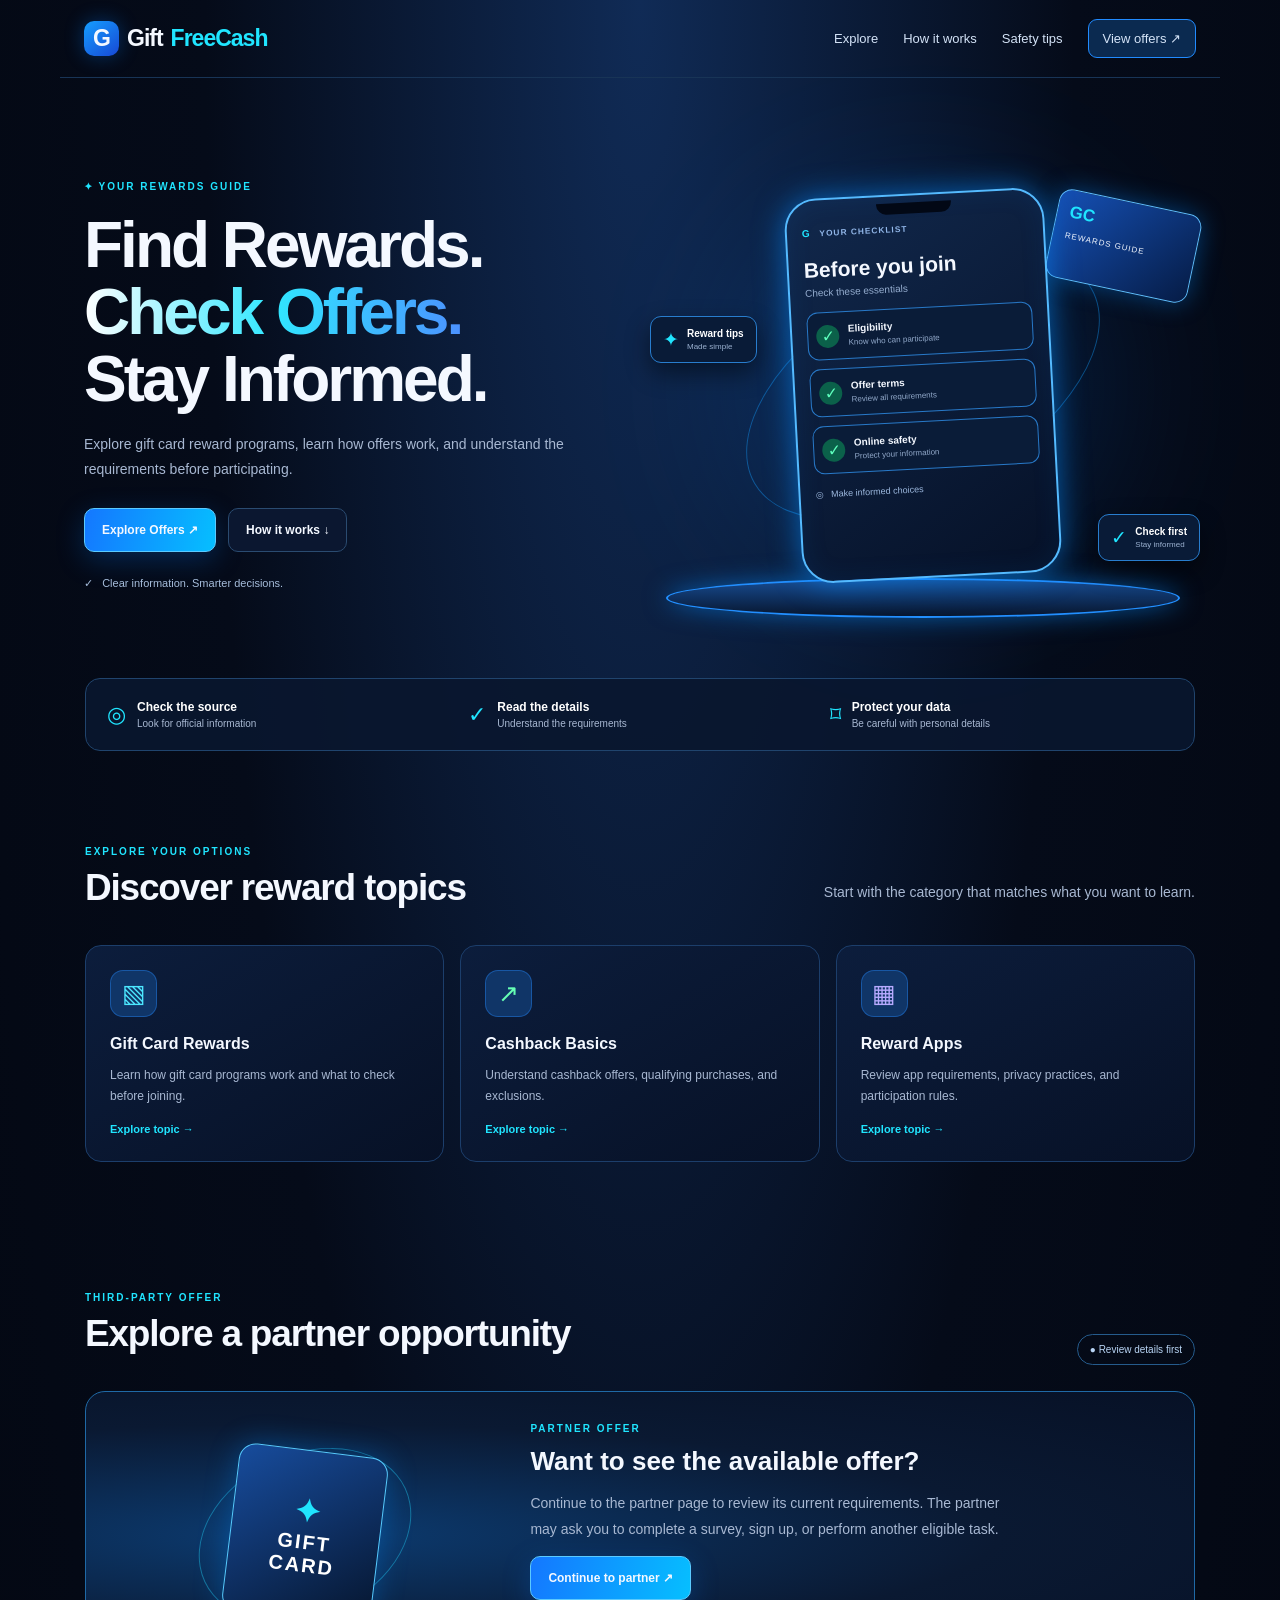
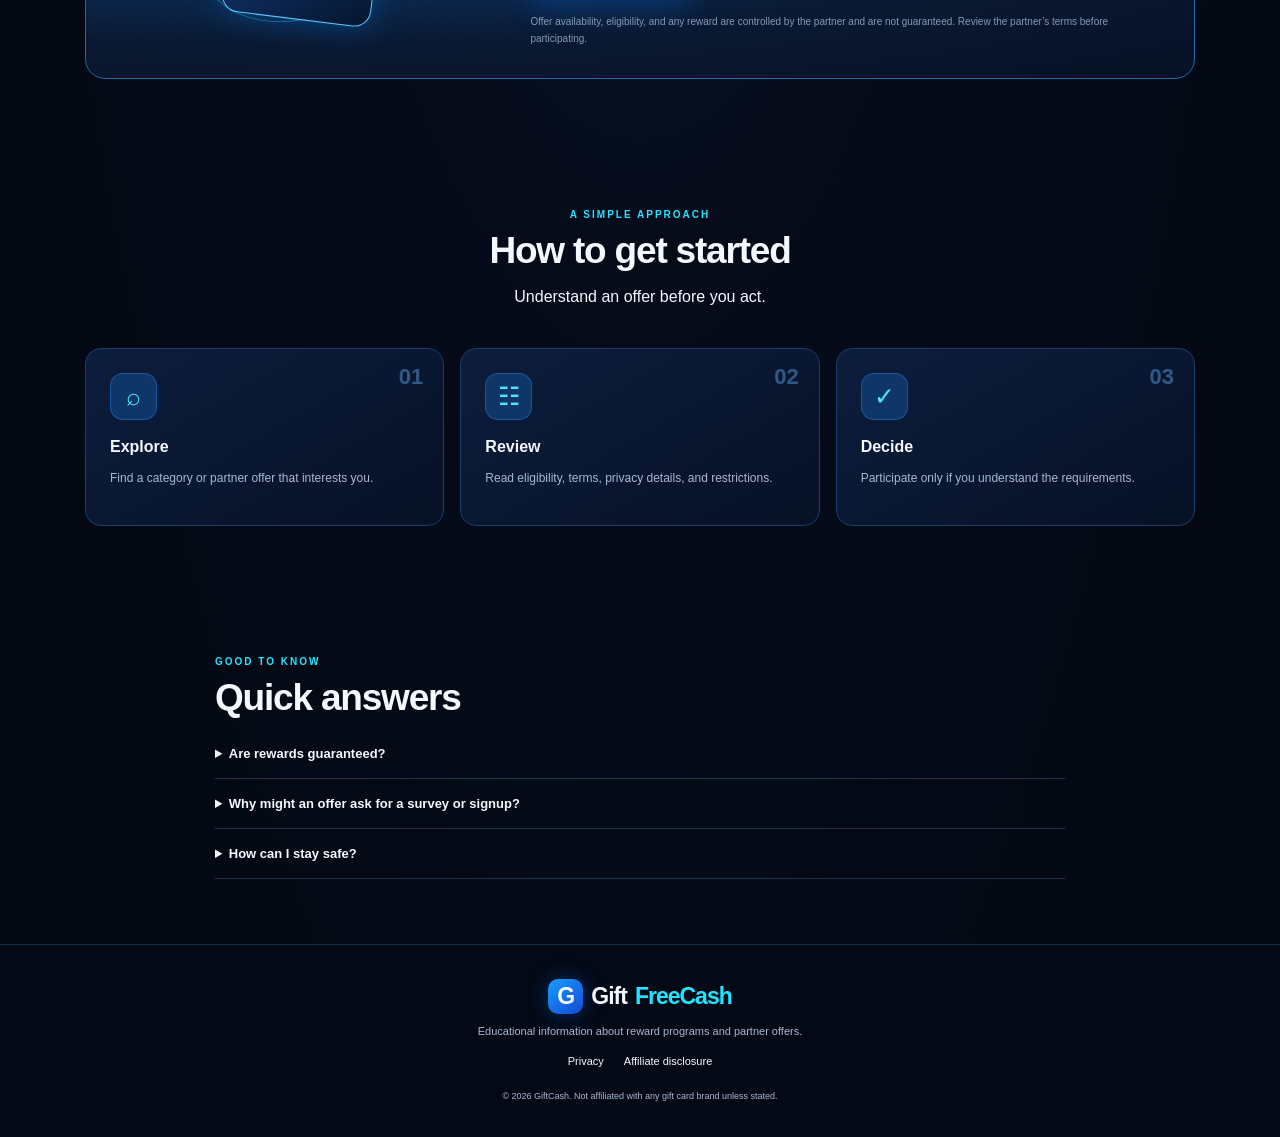
<file: index.html>
<!doctype html>
<html lang="en"><head><meta charset="utf-8"><meta name="viewport" content="width=device-width,initial-scale=1">
<meta name="description" content="Explore gift card rewards, cashback basics, and online safety tips with GiftCash.">
<title>GiftCash | Explore Rewards</title><link rel="stylesheet" href="style.css"></head><body>
<header class="header"><a class="logo" href="#"><span class="mark">G</span>Gift<span>FreeCash</span></a><button class="menu" aria-label="Toggle menu">☰</button><nav><a href="#explore">Explore</a><a href="#how">How it works</a><a href="#safety">Safety tips</a><a class="navbtn" href="#offers">View offers ↗</a></nav></header>
<main>
<section class="hero"><div class="copy"><div class="eyebrow">✦ YOUR REWARDS GUIDE</div><h1>Find Rewards.<br><em>Check Offers.</em><br>Stay Informed.</h1><p>Explore gift card reward programs, learn how offers work, and understand the requirements before participating.</p><div class="actions"><a class="btn primary" href="https://trkoffer.net/cl/i/ex1r8q
">Explore Offers ↗</a><a class="btn" href="#how">How it works ↓</a></div><div class="note">✓ &nbsp; Clear information. Smarter decisions.</div></div>
<div class="art"><div class="orbit"></div><div class="card-back"><b>GC</b><small>REWARDS GUIDE</small></div><div class="phone"><div class="notch"></div><div class="phonebrand">G <small>YOUR CHECKLIST</small></div><h2>Before you join</h2><p>Check these essentials</p><div class="check"><i>✓</i><span><b>Eligibility</b><small>Know who can participate</small></span></div><div class="check"><i>✓</i><span><b>Offer terms</b><small>Review all requirements</small></span></div><div class="check"><i>✓</i><span><b>Online safety</b><small>Protect your information</small></span></div><footer>◎ &nbsp; Make informed choices</footer></div><div class="float left">✦ <span><b>Reward tips</b><small>Made simple</small></span></div><div class="float right">✓ <span><b>Check first</b><small>Stay informed</small></span></div><div class="platform"></div></div></section>
<section class="trust" id="safety"><div>◎ <span><b>Check the source</b><small>Look for official information</small></span></div><div>✓ <span><b>Read the details</b><small>Understand the requirements</small></span></div><div>⌑ <span><b>Protect your data</b><small>Be careful with personal details</small></span></div></section>
<section class="section" id="explore"><div class="heading"><div><div class="eyebrow">EXPLORE YOUR OPTIONS</div><h2>Discover reward topics</h2></div><p>Start with the category that matches what you want to learn.</p></div><div class="grid"><article><div class="icon">▧</div><h3>Gift Card Rewards</h3><p>Learn how gift card programs work and what to check before joining.</p><a href="#offers">Explore topic →</a></article><article><div class="icon green">↗</div><h3>Cashback Basics</h3><p>Understand cashback offers, qualifying purchases, and exclusions.</p><a href="#offers">Explore topic →</a></article><article><div class="icon violet">▦</div><h3>Reward Apps</h3><p>Review app requirements, privacy practices, and participation rules.</p><a href="#offers">Explore topic →</a></article></div></section>
<section class="section" id="offers"><div class="heading"><div><div class="eyebrow">THIRD-PARTY OFFER</div><h2>Explore a partner opportunity</h2></div><span class="pill">● Review details first</span></div><div class="partner"><div class="gift-art"><div class="giftbox">✦<small>GIFT<br>CARD</small></div></div><div><div class="eyebrow">PARTNER OFFER</div><h2>Want to see the available offer?</h2><p>Continue to the partner page to review its current requirements. The partner may ask you to complete a survey, sign up, or perform another eligible task.</p><a class="btn primary" href="https://trckapp.org/cl/i/5n76p1" target="_blank" rel="nofollow sponsored noopener noreferrer">Continue to partner ↗</a><small class="disclaimer">Offer availability, eligibility, and any reward are controlled by the partner and are not guaranteed. Review the partner’s terms before participating.</small></div></div></section>
<section class="section" id="how"><div class="heading center"><div><div class="eyebrow">A SIMPLE APPROACH</div><h2>How to get started</h2><p>Understand an offer before you act.</p></div></div><div class="steps"><article><strong>01</strong><div class="icon">⌕</div><h3>Explore</h3><p>Find a category or partner offer that interests you.</p></article><article><strong>02</strong><div class="icon">☷</div><h3>Review</h3><p>Read eligibility, terms, privacy details, and restrictions.</p></article><article><strong>03</strong><div class="icon">✓</div><h3>Decide</h3><p>Participate only if you understand the requirements.</p></article></div></section>
<section class="section faq"><div class="eyebrow">GOOD TO KNOW</div><h2>Quick answers</h2><details><summary>Are rewards guaranteed?</summary><p>No. Availability and reward eligibility depend on each third-party provider’s terms and conditions.</p></details><details><summary>Why might an offer ask for a survey or signup?</summary><p>Some partner offers have specific participation requirements. Review them carefully before deciding whether to continue.</p></details><details><summary>How can I stay safe?</summary><p>Use official websites, read privacy policies, avoid suspicious links, and only share information when you understand why it is needed.</p></details></section>
</main><footer class="footer"><a class="logo" href="#"><span class="mark">G</span>Gift<span>FreeCash</span></a><p>Educational information about reward programs and partner offers.</p><div><a href="privacy.html">Privacy</a><a href="disclosure.html">Affiliate disclosure</a></div><small>© <span id="year"></span> GiftCash. Not affiliated with any gift card brand unless stated.</small></footer><script src="script.js"></script></body></html>
</file>
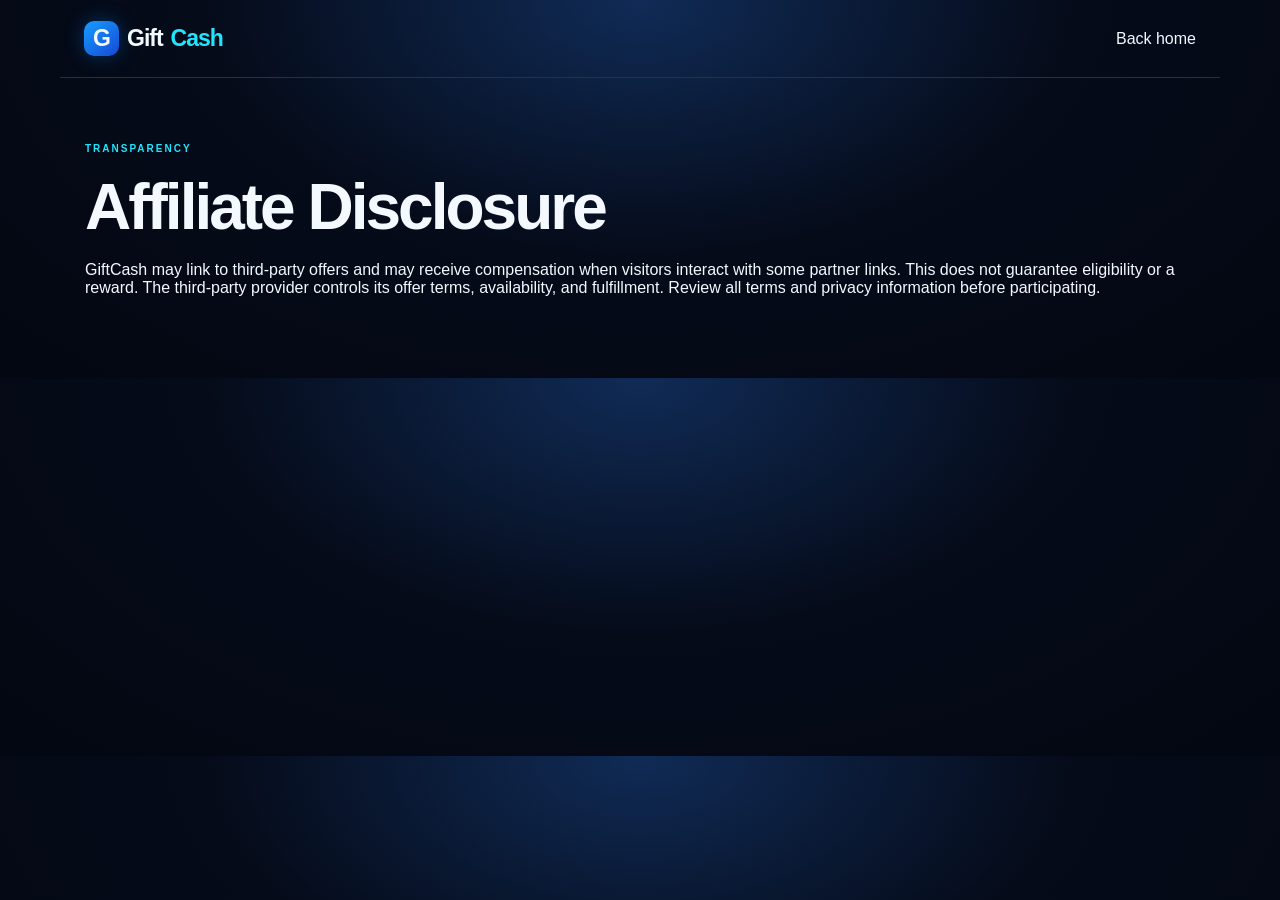
<file: disclosure.html>
<!doctype html><html lang="en"><head><meta charset="utf-8"><meta name="viewport" content="width=device-width,initial-scale=1"><title>Affiliate Disclosure | GiftCash</title><link rel="stylesheet" href="style.css"></head><body><header class="header"><a class="logo" href="index.html"><span class="mark">G</span>Gift<span>Cash</span></a><a href="index.html">Back home</a></header><main class="section"><div class="eyebrow">TRANSPARENCY</div><h1>Affiliate Disclosure</h1><p>GiftCash may link to third-party offers and may receive compensation when visitors interact with some partner links. This does not guarantee eligibility or a reward. The third-party provider controls its offer terms, availability, and fulfillment. Review all terms and privacy information before participating.</p></main></body></html>
</file>
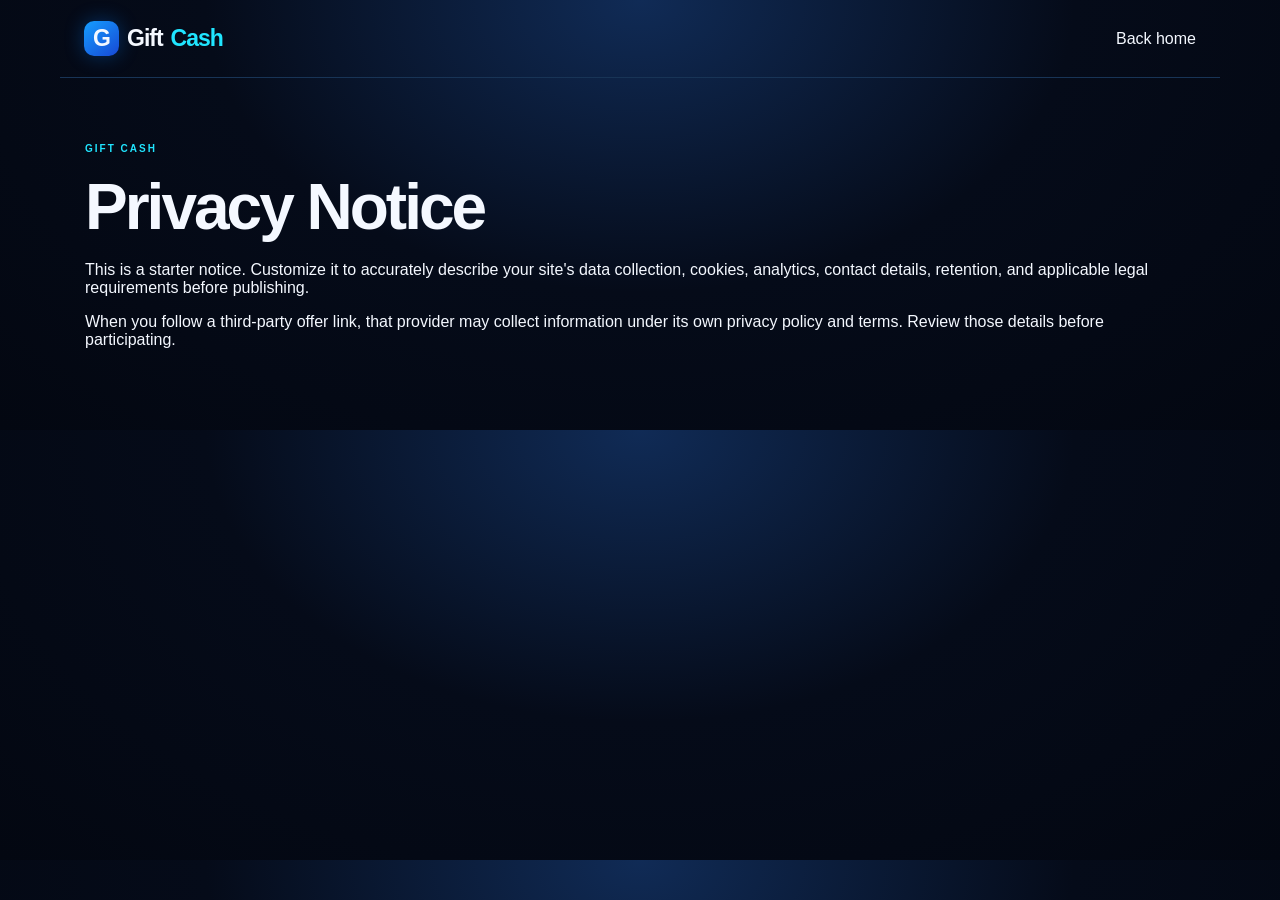
<file: privacy.html>
<!doctype html><html lang="en"><head><meta charset="utf-8"><meta name="viewport" content="width=device-width,initial-scale=1"><title>Privacy Notice | GiftCash</title><link rel="stylesheet" href="style.css"></head><body><header class="header"><a class="logo" href="index.html"><span class="mark">G</span>Gift<span>Cash</span></a><a href="index.html">Back home</a></header><main class="section"><div class="eyebrow">GIFT CASH</div><h1>Privacy Notice</h1><p>This is a starter notice. Customize it to accurately describe your site's data collection, cookies, analytics, contact details, retention, and applicable legal requirements before publishing.</p><p>When you follow a third-party offer link, that provider may collect information under its own privacy policy and terms. Review those details before participating.</p></main></body></html>
</file>
<file: style.css>
:root{--bg:#050b19;--panel:#0a1730;--blue:#168cff;--cyan:#20e5ff;--text:#f4f8ff;--muted:#a8b8d2;--line:#20446d}*{box-sizing:border-box}html{scroll-behavior:smooth;scroll-padding-top:90px}body{margin:0;background:radial-gradient(ellipse at 50% 0%,#102b56 0%,var(--bg) 48%,#030711 100%);color:var(--text);font-family:Inter,Arial,sans-serif;overflow-x:hidden}a{color:inherit;text-decoration:none}.header{height:78px;max-width:1160px;margin:auto;padding:0 24px;display:flex;align-items:center;justify-content:space-between;border-bottom:1px solid #183456;position:relative;z-index:5}.logo{font-size:23px;font-weight:900;letter-spacing:-1px;display:flex;align-items:center;gap:8px}.logo>span:last-child{color:var(--cyan)}.mark{width:35px;height:35px;border-radius:10px;display:grid;place-items:center;background:linear-gradient(140deg,#159eff,#1748d5);box-shadow:0 0 20px #087dff55}.header nav{display:flex;align-items:center;gap:25px;font-size:13px;color:#d4e3f7}.navbtn{padding:11px 14px;border:1px solid #218bff;border-radius:9px;background:#0b2a50}.menu{display:none}.hero{max-width:1160px;margin:auto;padding:60px 24px 45px;min-height:600px;display:grid;grid-template-columns:1fr 1fr;align-items:center;gap:20px}.eyebrow{font-size:10px;font-weight:800;letter-spacing:2px;color:var(--cyan)}h1{font-size:clamp(43px,5vw,66px);line-height:1.04;letter-spacing:-3px;margin:20px 0}h1 em{font-style:normal;background:linear-gradient(90deg,#fff,#30e7ff,#4b92ff);background-clip:text;color:transparent}.copy>p,.heading>p,.partner p{max-width:480px;color:var(--muted);font-size:14px;line-height:1.8}.actions{display:flex;gap:12px;margin-top:25px;flex-wrap:wrap}.btn{display:inline-block;padding:14px 17px;border-radius:10px;border:1px solid #2a4b70;background:#0b1730;font-size:12px;font-weight:800}.primary{background:linear-gradient(105deg,#1477ff,#06bfff);border-color:#5bcaff;box-shadow:0 8px 28px #087dff40}.note{font-size:11px;color:#a6bddb;margin-top:25px}.art{height:490px;position:relative;display:flex;justify-content:center;align-items:center;isolation:isolate}.art:before{content:"";position:absolute;width:350px;height:350px;background:#087dff;filter:blur(85px);opacity:.18;border-radius:50%;z-index:-1}.orbit{position:absolute;width:390px;height:210px;border:1px solid #159dff6b;border-radius:50%;transform:rotate(-30deg)}.phone{width:260px;height:385px;position:relative;border:2px solid #54baff;border-radius:32px;padding:27px 15px 14px;background:linear-gradient(145deg,#11284c,#061127);box-shadow:0 0 30px #078dff9c,inset 0 0 25px #0c61b822;transform:rotate(-3deg);z-index:2}.notch{position:absolute;top:7px;left:50%;transform:translateX(-50%);width:75px;height:11px;background:#020815;border-radius:0 0 10px 10px}.phonebrand{font-size:10px;font-weight:900;color:var(--cyan);margin-bottom:20px}.phonebrand small{color:#91b6e8;letter-spacing:1px;margin-left:7px}.phone h2{font-size:21px;margin:0}.phone>p{font-size:10px;color:#95adcf;margin:5px 0 14px}.check{display:flex;align-items:center;gap:9px;padding:11px 8px;margin-top:9px;border:1px solid #2879c8;border-radius:11px;background:#0a1c38}.check i{font-style:normal;display:grid;place-items:center;flex-shrink:0;width:23px;height:23px;border-radius:50%;background:#0b614a;color:#5effbd}.check b,.check small{display:block}.check b{font-size:10px}.check small{font-size:8px;color:#92a9ca;margin-top:4px}.phone footer{font-size:9px;color:#9db9df;margin-top:15px}.card-back{position:absolute;right:0;top:60px;width:145px;height:90px;border:1px solid #5cbcff;border-radius:13px;padding:12px;background:linear-gradient(130deg,#1550b5,#061c46);box-shadow:0 0 25px #008aff66;transform:rotate(12deg);z-index:1}.card-back b{color:var(--cyan);font-size:17px}.card-back small{display:block;font-size:8px;letter-spacing:1px;margin-top:9px}.float{position:absolute;display:flex;align-items:center;gap:8px;padding:11px 12px;border:1px solid #287dce;border-radius:11px;background:#091b37;box-shadow:0 10px 25px #0007;z-index:3;font-size:19px;color:var(--cyan)}.float span b,.float span small{display:block}.float span b{font-size:10px;color:#fff}.float span small{font-size:8px;color:#9bb1d0;margin-top:3px}.left{left:0;top:175px}.right{right:-4px;bottom:70px}.platform{position:absolute;bottom:13px;width:94%;height:40px;border-radius:50%;background:linear-gradient(#174b90,#07162f);border:2px solid #228fff;box-shadow:0 0 25px #078dff88;z-index:-1}.trust{max-width:1110px;margin:0 auto 30px;padding:21px;display:grid;grid-template-columns:repeat(3,1fr);gap:18px;border:1px solid #20446d;border-radius:15px;background:#09172fe8}.trust>div{display:flex;align-items:center;gap:11px;color:var(--cyan);font-size:22px}.trust span b,.trust span small{display:block}.trust span b{font-size:12px;color:#fff}.trust span small{font-size:10px;color:var(--muted);margin-top:4px}.section{max-width:1110px;margin:auto;padding:65px 0}.heading{display:flex;justify-content:space-between;align-items:end;gap:25px;margin-bottom:26px}.heading h2,.section>h2{font-size:clamp(28px,3vw,37px);letter-spacing:-1.2px;margin:10px 0}.grid,.steps{display:grid;grid-template-columns:repeat(3,1fr);gap:16px}.grid article,.steps article{padding:24px;border:1px solid #1c3e6b;border-radius:16px;background:linear-gradient(150deg,#0c1d3c,#071126)}.icon{width:47px;height:47px;border-radius:13px;display:grid;place-items:center;font-size:25px;color:#4ce7ff;background:#103567;border:1px solid #238bff66}.icon.green{color:#66ffb4}.icon.violet{color:#b7aaff}.grid h3,.steps h3{font-size:16px;margin:18px 0 8px}.grid p,.steps p{font-size:12px;line-height:1.75;color:var(--muted)}.grid a{font-size:11px;color:var(--cyan);font-weight:800}.pill{font-size:10px;color:#b9d5f5;border:1px solid #255b8c;border-radius:30px;padding:9px 12px;white-space:nowrap}.partner{display:grid;grid-template-columns:.75fr 1.25fr;align-items:center;gap:35px;padding:28px;border:1px solid #1f69a6;border-radius:20px;background:radial-gradient(ellipse at 20% 50%,#0c3b70,#0a1932 55%,#071126)}.gift-art{height:230px;display:grid;place-items:center;position:relative}.gift-art:before{content:"";position:absolute;width:220px;height:160px;border:1px solid #23d9ff66;border-radius:50%;transform:rotate(-25deg)}.giftbox{width:150px;height:170px;display:grid;align-content:center;justify-items:center;border:1px solid #56caff;border-radius:17px;background:linear-gradient(145deg,#174c9d,#06152d);box-shadow:0 0 30px #078dff55;transform:rotate(7deg);font-size:32px;color:var(--cyan);font-weight:900}.giftbox small{font-size:20px;text-align:center;color:#fff;letter-spacing:2px}.partner h2{font-size:26px;margin:12px 0}.disclaimer{display:block;font-size:10px;line-height:1.7;color:#839ab9;margin-top:13px}.center{text-align:center;justify-content:center}.steps article{position:relative}.steps article>strong{position:absolute;right:20px;top:15px;font-size:22px;color:#315987}.faq{max-width:850px}.faq details{padding:17px 0;border-bottom:1px solid #203451}.faq summary{cursor:pointer;font-size:13px;font-weight:700}.faq details p{color:var(--muted);font-size:12px;line-height:1.8}.footer{text-align:center;padding:34px 20px;border-top:1px solid #182d4b;background:#040916}.footer .logo{justify-content:center}.footer p,.footer small{color:var(--muted);font-size:11px}.footer div{display:flex;justify-content:center;gap:20px;font-size:11px;margin:18px}.footer small{font-size:9px}@media(max-width:850px){.hero{grid-template-columns:1fr;padding-top:42px}.copy{text-align:center}.copy .eyebrow{justify-content:center}.copy>p{margin:auto}.actions{justify-content:center}.art{max-width:540px;width:100%;margin:auto}.trust,.section{margin-left:22px;margin-right:22px}.partner{gap:20px}}@media(max-width:620px){.header{height:68px;padding:0 17px}.menu{display:block;background:none;border:0;color:white;font-size:24px}.header nav{display:none;position:absolute;top:67px;left:12px;right:12px;padding:18px;flex-direction:column;align-items:stretch;background:#071329;border:1px solid #1b4b7c;border-radius:14px}.header nav.open{display:flex}.navbtn{text-align:center}.hero{padding:35px 17px 15px}.hero h1{font-size:43px;letter-spacing:-2px}.copy>p{font-size:13px}.art{height:420px;transform:scale(.91);transform-origin:top center;margin-bottom:-25px}.phone{width:240px;height:365px}.card-back{right:-5px;top:45px}.left{left:-7px;top:145px}.right{right:-9px;bottom:65px}.trust{grid-template-columns:1fr;margin:0 15px 20px;padding:17px}.section{padding:44px 0;margin-left:17px;margin-right:17px}.heading{align-items:flex-start;flex-direction:column;gap:8px}.grid,.steps{grid-template-columns:1fr}.partner{grid-template-columns:1fr;padding:20px;gap:4px}.gift-art{height:190px}.partner h2{font-size:23px}.pill{align-self:flex-start}.footer div{flex-wrap:wrap}.center{align-items:center}}@media(prefers-reduced-motion:reduce){html{scroll-behavior:auto}}
</file>
